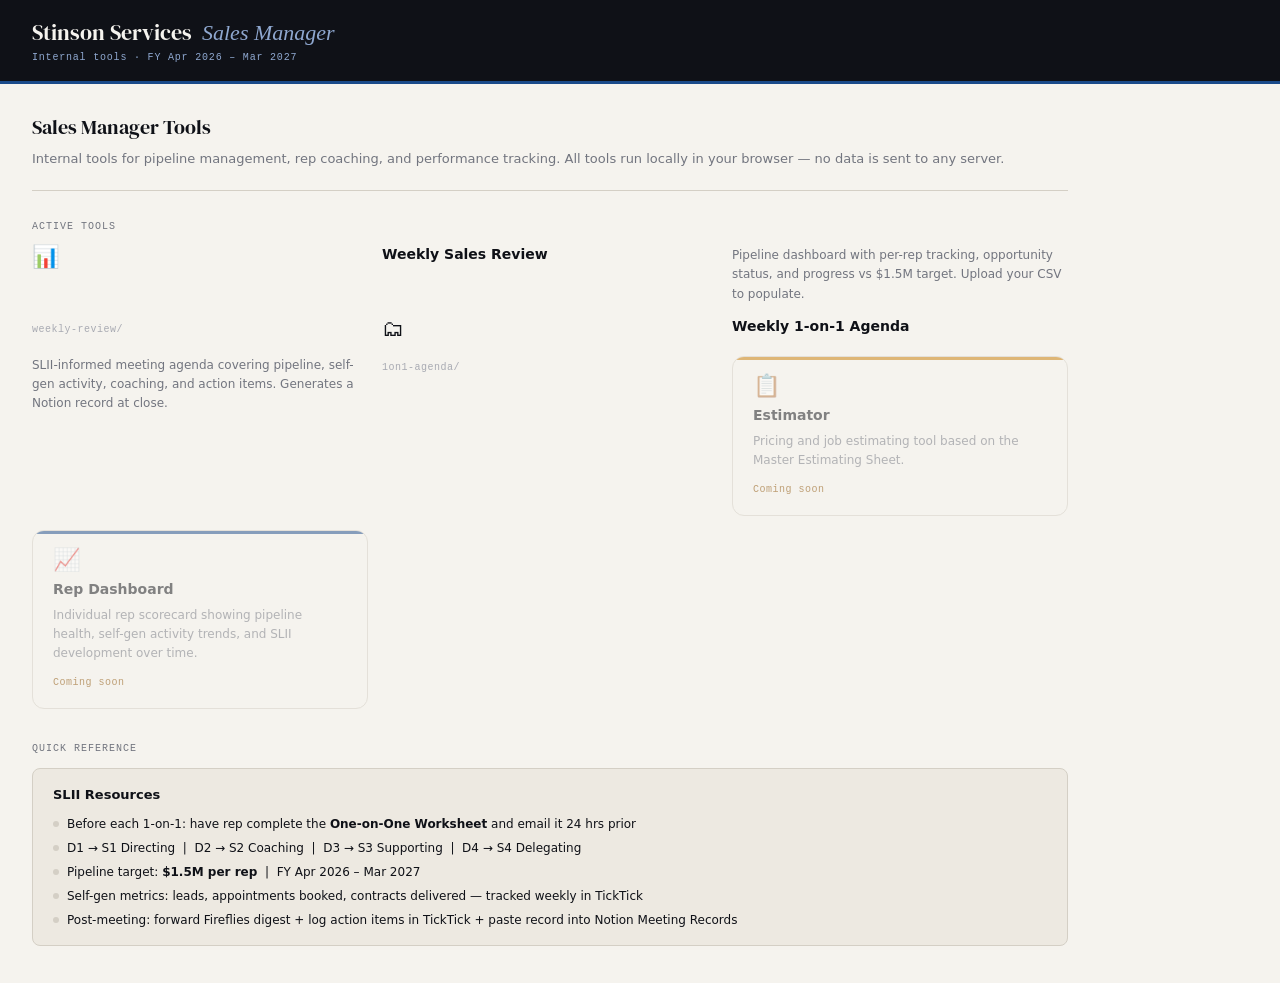
<file: index.html>
<!DOCTYPE html>
<html lang="en">
<head>
<meta charset="UTF-8">
<meta name="viewport" content="width=device-width, initial-scale=1.0">
<title>Stinson Services — Internal Tools</title>
<meta http-equiv="refresh" content="0; url=./sales-manager/">
<style>
  body { font-family: system-ui, sans-serif; background: #f5f3ee; display: flex; align-items: center; justify-content: center; min-height: 100vh; }
  p { font-size: 14px; color: #72757f; }
  a { color: #1a4a8a; }
</style>
</head>
<body>
  <p>Redirecting to <a href="./sales-manager/">Sales Manager</a>…</p>
</body>
</html>
</file>
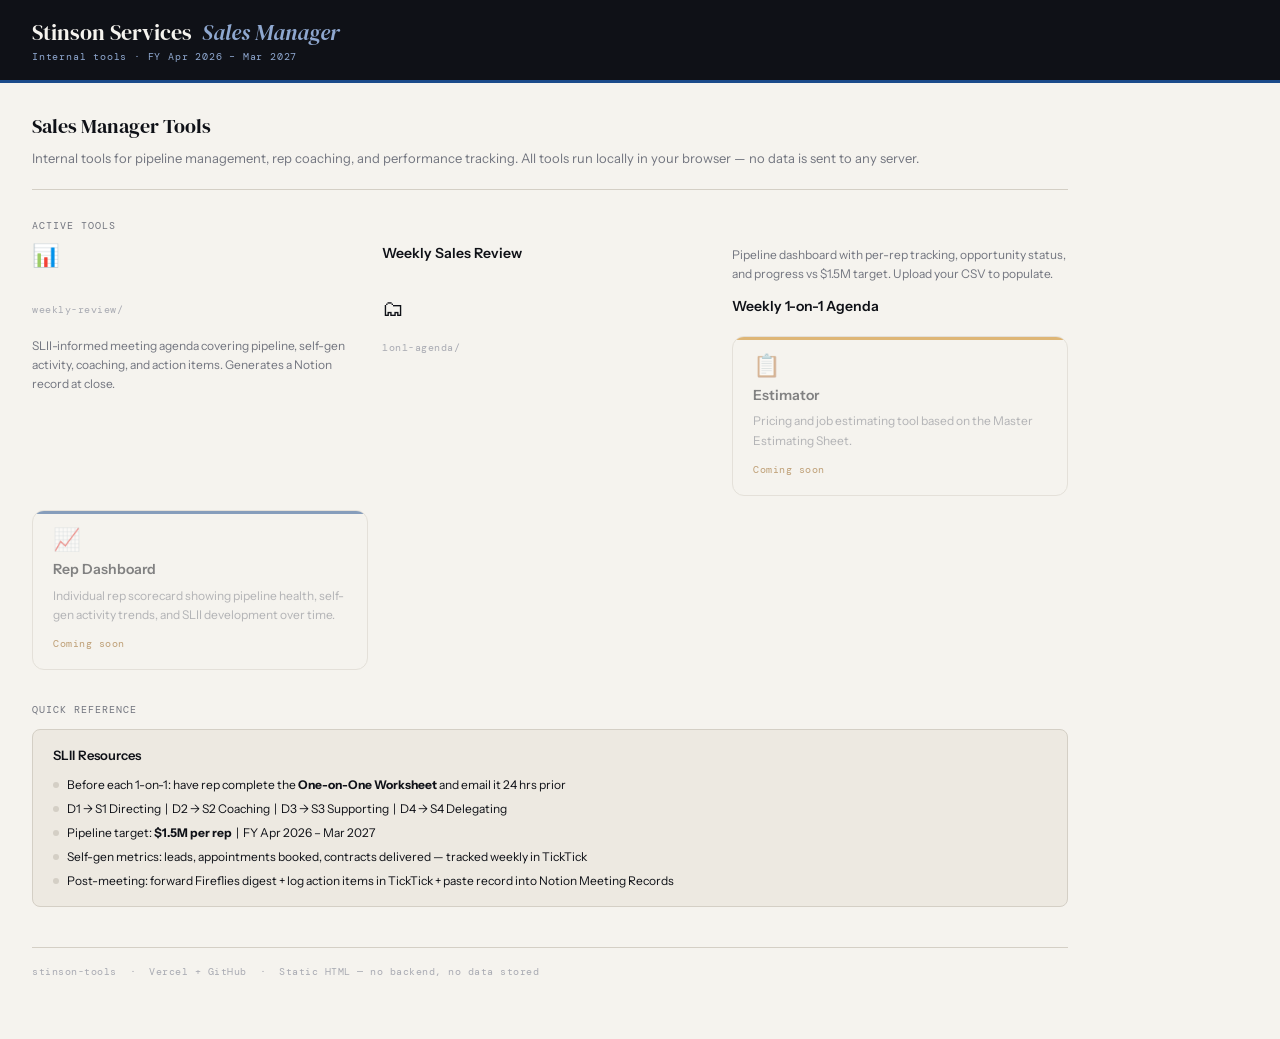
<file: sales-manager/index.html>
<!DOCTYPE html>
<html lang="en">
<head>
<meta charset="UTF-8">
<meta name="viewport" content="width=device-width, initial-scale=1.0">
<title>Sales Manager — Stinson Services</title>
<link rel="stylesheet" href="../assets/css/stinson.css">
<style>
  .main { padding: 28px 32px 60px; max-width: var(--max-width); }

  .welcome {
    margin-bottom: 28px;
    padding-bottom: 20px;
    border-bottom: 1px solid var(--rule);
  }
  .welcome h2 {
    font-family: var(--serif);
    font-size: 20px;
    font-weight: 400;
    margin-bottom: 6px;
  }
  .welcome p { font-size: 13px; color: var(--ink-3); line-height: 1.7; }

  .section-label {
    font-family: var(--mono);
    font-size: 10px;
    color: var(--ink-3);
    letter-spacing: .1em;
    text-transform: uppercase;
    margin-bottom: 12px;
  }

  .tools-grid {
    display: grid;
    grid-template-columns: repeat(auto-fill, minmax(260px, 1fr));
    gap: 14px;
    margin-bottom: 32px;
  }

  .tool-card {
    background: var(--paper);
    border: 1px solid var(--rule);
    border-radius: var(--radius-lg);
    padding: 18px 20px;
    text-decoration: none;
    color: var(--ink);
    display: flex;
    flex-direction: column;
    gap: 8px;
    transition: border-color .15s, background .15s;
    position: relative;
    overflow: hidden;
  }
  .tool-card::before {
    content: '';
    position: absolute;
    top: 0; left: 0; right: 0;
    height: 3px;
    background: var(--accent);
    transition: height .15s;
  }
  .tool-card.green::before { background: var(--green); }
  .tool-card.amber::before { background: #c97a00; }
  .tool-card:hover {
    border-color: var(--ink-3);
    background: var(--paper-2);
  }
  .tool-card:hover::before { height: 4px; }

  .tool-icon {
    font-size: 22px;
    line-height: 1;
    margin-bottom: 2px;
  }
  .tool-name {
    font-size: 14px;
    font-weight: 600;
    line-height: 1.2;
  }
  .tool-desc {
    font-size: 12px;
    color: var(--ink-3);
    line-height: 1.6;
  }
  .tool-tag {
    font-family: var(--mono);
    font-size: 10px;
    color: var(--ink-4);
    letter-spacing: .05em;
    margin-top: 4px;
  }

  .coming-soon {
    opacity: .5;
    cursor: default;
    pointer-events: none;
  }
  .coming-soon .tool-tag { color: var(--amber); opacity: 1; }

  .resources {
    background: var(--paper-2);
    border: 1px solid var(--rule);
    border-radius: var(--radius);
    padding: 16px 20px;
    margin-top: 8px;
  }
  .resources h3 { font-size: 13px; font-weight: 600; margin-bottom: 10px; }
  .resource-list { list-style: none; display: flex; flex-direction: column; gap: 6px; }
  .resource-list li { font-size: 12px; display: flex; align-items: center; gap: 8px; }
  .resource-list a { color: var(--accent); text-decoration: none; }
  .resource-list a:hover { text-decoration: underline; }
  .resource-dot {
    width: 6px; height: 6px; border-radius: 50%;
    background: var(--rule); flex-shrink: 0;
  }

  .footer {
    margin-top: 40px;
    padding-top: 16px;
    border-top: 1px solid var(--rule);
    font-family: var(--mono);
    font-size: 10px;
    color: var(--ink-4);
    letter-spacing: .05em;
  }
</style>
</head>
<body>

<div class="masthead">
  <div>
    <h1>Stinson Services &nbsp;<em>Sales Manager</em></h1>
    <div class="masthead-sub">Internal tools · FY Apr 2026 – Mar 2027</div>
  </div>
</div>

<div class="main">

  <div class="welcome">
    <h2>Sales Manager Tools</h2>
    <p>Internal tools for pipeline management, rep coaching, and performance tracking. All tools run locally in your browser — no data is sent to any server.</p>
  </div>

  <div class="section-label">Active tools</div>
  <div class="tools-grid">


      <div class="tool-icon">📊</div>
      <div class="tool-name">Weekly Sales Review</div>
      <div class="tool-desc">Pipeline dashboard with per-rep tracking, opportunity status, and progress vs $1.5M target. Upload your CSV to populate.</div>
      <div class="tool-tag">weekly-review/</div>
    </a>


      <div class="tool-icon">🗂</div>
      <div class="tool-name">Weekly 1-on-1 Agenda</div>
      <div class="tool-desc">SLII-informed meeting agenda covering pipeline, self-gen activity, coaching, and action items. Generates a Notion record at close.</div>
      <div class="tool-tag">1on1-agenda/</div>
    </a>

    <div class="tool-card amber coming-soon">
      <div class="tool-icon">📋</div>
      <div class="tool-name">Estimator</div>
      <div class="tool-desc">Pricing and job estimating tool based on the Master Estimating Sheet.</div>
      <div class="tool-tag">Coming soon</div>
    </div>

    <div class="tool-card coming-soon">
      <div class="tool-icon">📈</div>
      <div class="tool-name">Rep Dashboard</div>
      <div class="tool-desc">Individual rep scorecard showing pipeline health, self-gen activity trends, and SLII development over time.</div>
      <div class="tool-tag">Coming soon</div>
    </div>

  </div>

  <div class="section-label">Quick reference</div>
  <div class="resources">
    <h3>SLII Resources</h3>
    <ul class="resource-list">
      <li><span class="resource-dot"></span><span>Before each 1-on-1: have rep complete the <strong>One-on-One Worksheet</strong> and email it 24 hrs prior</span></li>
      <li><span class="resource-dot"></span><span>D1 → S1 Directing &nbsp;|&nbsp; D2 → S2 Coaching &nbsp;|&nbsp; D3 → S3 Supporting &nbsp;|&nbsp; D4 → S4 Delegating</span></li>
      <li><span class="resource-dot"></span><span>Pipeline target: <strong>$1.5M per rep</strong> &nbsp;|&nbsp; FY Apr 2026 – Mar 2027</span></li>
      <li><span class="resource-dot"></span><span>Self-gen metrics: leads, appointments booked, contracts delivered — tracked weekly in TickTick</span></li>
      <li><span class="resource-dot"></span><span>Post-meeting: forward Fireflies digest + log action items in TickTick + paste record into Notion Meeting Records</span></li>
    </ul>
  </div>

  <div class="footer">
    stinson-tools &nbsp;·&nbsp; Vercel + GitHub &nbsp;·&nbsp; Static HTML — no backend, no data stored
  </div>

</div>

</body>
</html>
</file>
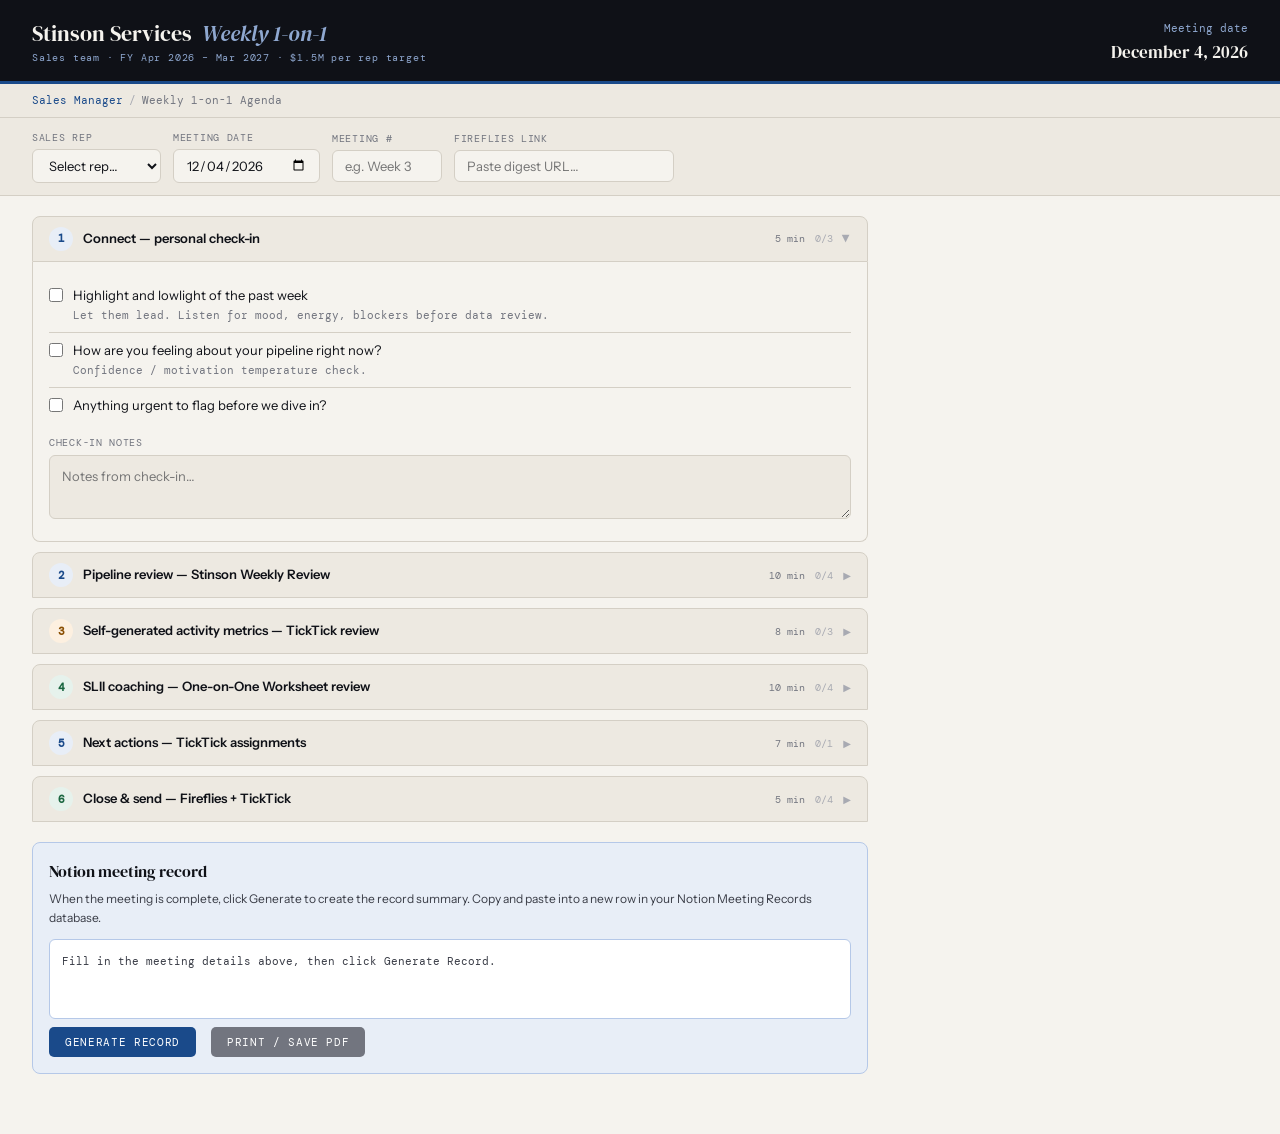
<file: sales-manager/1on1-agenda/index.html>
<!DOCTYPE html>
<html lang="en">
<head>
<meta charset="UTF-8">
<meta name="viewport" content="width=device-width, initial-scale=1.0">
<title>Stinson Services — Weekly 1-on-1</title>
<link href="https://fonts.googleapis.com/css2?family=DM+Serif+Display:ital@0;1&family=DM+Mono:wght@400;500&family=Instrument+Sans:wght@400;500;600&display=swap" rel="stylesheet">
<style>
  :root {
    --ink: #0f1117;
    --ink-2: #3a3d47;
    --ink-3: #72757f;
    --ink-4: #a8aab2;
    --paper: #f5f3ee;
    --paper-2: #ede9e1;
    --paper-3: #e2ddd4;
    --rule: #d4cfc5;
    --accent: #1a4a8a;
    --accent-lt: #e8eef7;
    --green: #1a6640;
    --green-lt: #e6f2ec;
    --amber: #8a4e00;
    --amber-lt: #fdf0e0;
    --red: #8a1a1a;
    --red-lt: #fce8e8;
    --serif: 'DM Serif Display', Georgia, serif;
    --sans: 'Instrument Sans', system-ui, sans-serif;
    --mono: 'DM Mono', monospace;
  }

  * { box-sizing: border-box; margin: 0; padding: 0; }

  body {
    background: var(--paper);
    color: var(--ink);
    font-family: var(--sans);
    font-size: 14px;
    line-height: 1.5;
    min-height: 100vh;
  }

  /* ── HEADER ── */
  .masthead {
    background: var(--ink);
    color: var(--paper);
    padding: 20px 32px 16px;
    display: flex;
    align-items: flex-end;
    justify-content: space-between;
    border-bottom: 3px solid var(--accent);
  }
  .masthead h1 {
    font-family: var(--serif);
    font-size: 22px;
    font-weight: 400;
    line-height: 1.1;
  }
  .masthead h1 em { font-style: italic; color: #8fa8d0; }
  .masthead-sub {
    font-family: var(--mono);
    font-size: 10px;
    color: #8fa8d0;
    margin-top: 5px;
    letter-spacing: .08em;
  }
  .masthead-right { text-align: right; font-family: var(--mono); font-size: 11px; color: #8fa8d0; }
  .masthead-right .date-display { font-family: var(--serif); font-size: 17px; color: var(--paper); margin-top: 3px; }

  /* ── META BAR ── */
  .meta-bar {
    background: var(--paper-2);
    border-bottom: 1px solid var(--rule);
    padding: 12px 32px;
    display: flex;
    gap: 12px;
    align-items: center;
    flex-wrap: wrap;
  }
  .meta-bar select, .meta-bar input[type=date], .meta-bar input[type=text] {
    font-family: var(--sans);
    font-size: 13px;
    padding: 7px 12px;
    border: 1px solid var(--rule);
    border-radius: 6px;
    background: var(--paper);
    color: var(--ink);
    outline: none;
  }
  .meta-bar select:focus, .meta-bar input:focus { border-color: var(--accent); }
  .meta-bar label { font-family: var(--mono); font-size: 10px; color: var(--ink-3); letter-spacing: .07em; text-transform: uppercase; }
  .meta-group { display: flex; flex-direction: column; gap: 4px; }

  /* ── MAIN ── */
  .main { padding: 20px 32px 60px; max-width: 900px; }

  /* ── SECTION ── */
  .section { margin-bottom: 10px; }
  .sec-hdr {
    display: flex;
    align-items: center;
    gap: 10px;
    padding: 10px 16px;
    background: var(--paper-2);
    border: 1px solid var(--rule);
    border-radius: 8px 8px 0 0;
    cursor: pointer;
    user-select: none;
    transition: background .15s;
  }
  .sec-hdr:hover { background: var(--paper-3); }
  .sec-hdr.collapsed { border-radius: 8px; }
  .sec-num {
    width: 24px; height: 24px; border-radius: 50%;
    display: flex; align-items: center; justify-content: center;
    font-size: 11px; font-weight: 600; flex-shrink: 0;
    font-family: var(--mono);
  }
  .sec-title { font-size: 13px; font-weight: 600; flex: 1; }
  .sec-time { font-family: var(--mono); font-size: 10px; color: var(--ink-3); }
  .sec-progress { font-family: var(--mono); font-size: 10px; color: var(--ink-4); }
  .sec-chevron { font-size: 10px; color: var(--ink-4); transition: transform .2s; }
  .sec-chevron.open { transform: rotate(90deg); }

  .sec-body {
    border: 1px solid var(--rule);
    border-top: none;
    border-radius: 0 0 8px 8px;
    background: var(--paper);
    padding: 16px;
    display: none;
  }
  .sec-body.open { display: block; }

  /* ── CHECKLIST ── */
  .checklist { list-style: none; }
  .checklist li {
    display: flex;
    align-items: flex-start;
    gap: 10px;
    padding: 8px 0;
    border-bottom: 1px solid var(--rule);
    font-size: 13px;
  }
  .checklist li:last-child { border-bottom: none; }
  .checklist li input[type=checkbox] { margin-top: 2px; flex-shrink: 0; cursor: pointer; accent-color: var(--accent); width: 14px; height: 14px; }
  .checklist li label { cursor: pointer; line-height: 1.5; }
  .checklist li label .sub { display: block; font-size: 11px; color: var(--ink-3); font-family: var(--mono); margin-top: 2px; }
  .check-done label { text-decoration: line-through; color: var(--ink-4); }

  /* ── NOTES ── */
  .note-label { font-family: var(--mono); font-size: 10px; color: var(--ink-3); letter-spacing: .07em; text-transform: uppercase; margin: 12px 0 5px; }
  .note-area {
    width: 100%; padding: 10px 12px; font-size: 13px;
    border: 1px solid var(--rule); border-radius: 6px;
    background: var(--paper-2); color: var(--ink);
    font-family: var(--sans); resize: vertical; min-height: 64px; line-height: 1.6;
  }
  .note-area:focus { border-color: var(--accent); outline: none; }

  /* ── METRICS GRID ── */
  .metrics-grid { display: grid; grid-template-columns: repeat(3, 1fr); gap: 10px; margin: 12px 0; }
  .metric-box {
    border: 1px solid var(--rule); border-radius: 8px;
    padding: 12px; background: var(--paper);
    position: relative; overflow: hidden;
  }
  .metric-box::before {
    content: ''; position: absolute; top: 0; left: 0; right: 0;
    height: 3px; background: var(--accent);
  }
  .metric-box.green::before { background: var(--green); }
  .metric-box.amber::before { background: #c97a00; }
  .metric-box label { font-family: var(--mono); font-size: 10px; color: var(--ink-3); letter-spacing: .05em; display: block; margin-bottom: 6px; text-transform: uppercase; }
  .metric-box input {
    width: 100%; padding: 6px 8px; font-size: 15px; font-weight: 600;
    border: 1px solid var(--rule); border-radius: 5px;
    background: var(--paper-2); color: var(--ink); text-align: center;
    font-family: var(--mono);
  }
  .metric-box input:focus { border-color: var(--accent); outline: none; }
  .metric-hint { font-family: var(--mono); font-size: 10px; color: var(--ink-4); margin-top: 5px; }

  /* ── PROGRESS BAR ── */
  .prog-wrap { margin: 6px 0 2px; }
  .prog-labels { display: flex; justify-content: space-between; font-family: var(--mono); font-size: 10px; color: var(--ink-3); margin-bottom: 3px; }
  .prog-track { height: 4px; background: var(--paper-3); border-radius: 2px; overflow: hidden; }
  .prog-fill { height: 100%; border-radius: 2px; transition: width .4s ease, background .3s; }

  /* ── SLII CARDS ── */
  .slii-grid { display: grid; grid-template-columns: repeat(4, 1fr); gap: 8px; margin: 10px 0; }
  .slii-card {
    border: 1px solid var(--rule); border-radius: 8px;
    padding: 10px 8px; cursor: pointer; text-align: center;
    transition: all .15s; background: var(--paper);
  }
  .slii-card:hover { border-color: var(--ink-3); }
  .slii-card.sel { border-width: 2px; }
  .slii-card .dl { font-family: var(--serif); font-size: 18px; }
  .slii-card .ds { font-size: 10px; color: var(--ink-3); margin: 2px 0 6px; line-height: 1.3; }
  .slii-card .ls {
    font-size: 10px; font-family: var(--mono);
    padding: 3px 6px; border-radius: 3px; display: inline-block; font-weight: 500;
  }

  .d1-card { } .d1-card.sel { border-color: #c97a00; background: var(--amber-lt); }
  .d2-card { } .d2-card.sel { border-color: var(--red); background: var(--red-lt); }
  .d3-card { } .d3-card.sel { border-color: var(--accent); background: var(--accent-lt); }
  .d4-card { } .d4-card.sel { border-color: var(--green); background: var(--green-lt); }

  .guidance-box {
    border-radius: 6px; padding: 12px 14px;
    font-size: 12px; line-height: 1.7; margin-top: 4px;
    display: none; border-left: 3px solid;
  }

  /* ── ACTION ITEMS ── */
  .action-row { display: flex; gap: 8px; margin-bottom: 6px; align-items: center; }
  .action-row input[type=text] {
    flex: 1; padding: 7px 10px; font-size: 13px;
    border: 1px solid var(--rule); border-radius: 6px;
    background: var(--paper); color: var(--ink); font-family: var(--sans);
  }
  .action-row input[type=text]:focus { border-color: var(--accent); outline: none; }
  .action-row select {
    padding: 7px 8px; font-size: 12px; font-family: var(--mono);
    border: 1px solid var(--rule); border-radius: 6px;
    background: var(--paper); color: var(--ink);
  }
  .action-row .del-btn {
    width: 28px; height: 28px; border: 1px solid var(--rule); border-radius: 5px;
    background: var(--paper-2); color: var(--ink-3); cursor: pointer; font-size: 13px;
    display: flex; align-items: center; justify-content: center;
    flex-shrink: 0;
  }
  .action-row .del-btn:hover { background: var(--red-lt); color: var(--red); border-color: var(--red); }

  .add-action-btn {
    width: 100%; padding: 9px; font-size: 12px; font-family: var(--mono);
    border: 1px dashed var(--rule); border-radius: 6px;
    background: transparent; cursor: pointer; color: var(--ink-3);
    margin-top: 4px; letter-spacing: .04em;
  }
  .add-action-btn:hover { background: var(--paper-2); color: var(--ink-2); border-color: var(--ink-3); }

  /* ── DIVIDER ── */
  .divider { height: 1px; background: var(--rule); margin: 14px 0; }
  .mini-label { font-family: var(--mono); font-size: 10px; color: var(--ink-3); letter-spacing: .07em; text-transform: uppercase; margin-bottom: 8px; }

  /* ── POST GRID ── */
  .post-grid { display: grid; grid-template-columns: 1fr 1fr; gap: 12px; margin-top: 12px; }
  .post-card {
    border: 1px solid var(--rule); border-radius: 8px;
    padding: 14px; background: var(--paper);
  }
  .post-card h4 { font-size: 13px; font-weight: 600; margin-bottom: 6px; }
  .post-card p { font-size: 12px; color: var(--ink-3); line-height: 1.6; margin-bottom: 10px; }

  /* ── NOTION EXPORT PANEL ── */
  .notion-panel {
    background: var(--accent-lt);
    border: 1px solid #b5c8e8;
    border-radius: 8px;
    padding: 16px;
    margin-top: 20px;
  }
  .notion-panel h3 { font-family: var(--serif); font-size: 16px; font-weight: 400; margin-bottom: 6px; }
  .notion-panel p { font-size: 12px; color: var(--ink-2); margin-bottom: 12px; line-height: 1.6; }
  .notion-output {
    background: white; border: 1px solid #b5c8e8; border-radius: 6px;
    padding: 12px; font-family: var(--mono); font-size: 11px; line-height: 1.8;
    white-space: pre-wrap; color: var(--ink-2); min-height: 80px;
  }
  .copy-btn {
    margin-top: 8px; padding: 8px 16px; font-family: var(--mono);
    font-size: 11px; letter-spacing: .06em; text-transform: uppercase;
    background: var(--accent); color: white; border: none;
    border-radius: 5px; cursor: pointer;
  }
  .copy-btn:hover { opacity: .85; }
  .copy-btn.copied { background: var(--green); }

  /* ── BREADCRUMB NAV ── */
  .tool-nav {
    background: var(--paper-2);
    border-bottom: 1px solid var(--rule);
    padding: 8px 32px;
    font-family: var(--mono);
    font-size: 11px;
    color: var(--ink-3);
    display: flex;
    align-items: center;
    gap: 6px;
  }
  .tool-nav a { color: var(--accent); text-decoration: none; }
  .tool-nav a:hover { text-decoration: underline; }
  .tool-nav .sep { color: var(--ink-4); }

  /* ── PRINT ── */
  @media print {
    .sec-body { display: block !important; }
    .sec-hdr { cursor: default; }
    .notion-panel { display: none; }
    .tool-nav { display: none; }
    body { background: white; }
  }
</style>
</head>
<body>

<div class="masthead">
  <div>
    <h1>Stinson Services &nbsp;<em>Weekly 1-on-1</em></h1>
    <div class="masthead-sub">Sales team · FY Apr 2026 – Mar 2027 · $1.5M per rep target</div>
  </div>
  <div class="masthead-right">
    <div>Meeting date</div>
    <div class="date-display" id="date-display">—</div>
  </div>
</div>

<div class="tool-nav">
  <a href="../">Sales Manager</a>
  <span class="sep"> / </span>
  <span>Weekly 1-on-1 Agenda</span>
</div>

<div class="meta-bar">
  <div class="meta-group">
    <label>Sales rep</label>
    <select id="sel-rep" onchange="onRepChange()">
      <option value="">Select rep…</option>
      <option value="HS">Heidi Stinson</option>
      <option value="JV">Jeff Vacanti</option>
      <option value="JA">Jim Anderson</option>
      <option value="RS">Ryan Stinson</option>
    </select>
  </div>
  <div class="meta-group">
    <label>Meeting date</label>
    <input type="date" id="mtg-date" onchange="updateDateDisplay()">
  </div>
  <div class="meta-group">
    <label>Meeting #</label>
    <input type="text" id="mtg-num" placeholder="e.g. Week 3" style="width:110px">
  </div>
  <div class="meta-group">
    <label>Fireflies link</label>
    <input type="text" id="fireflies-link" placeholder="Paste digest URL…" style="width:220px">
  </div>
</div>

<div class="main">

  <!-- ── SECTION 1: CONNECT ── -->
  <div class="section">
    <div class="sec-hdr" onclick="toggleSection(this)" data-sec="1">
      <div class="sec-num" style="background:var(--accent-lt);color:var(--accent)">1</div>
      <div class="sec-title">Connect — personal check-in</div>
      <div class="sec-time">5 min</div>
      <div class="sec-progress" id="prog-1">0/3</div>
      <div class="sec-chevron open">▶</div>
    </div>
    <div class="sec-body open" id="body-1">
      <ul class="checklist" id="cl-1">
        <li><input type="checkbox" id="c1a" onchange="updateProgress('1')"><label for="c1a">Highlight and lowlight of the past week<span class="sub">Let them lead. Listen for mood, energy, blockers before data review.</span></label></li>
        <li><input type="checkbox" id="c1b" onchange="updateProgress('1')"><label for="c1b">How are you feeling about your pipeline right now?<span class="sub">Confidence / motivation temperature check.</span></label></li>
        <li><input type="checkbox" id="c1c" onchange="updateProgress('1')"><label for="c1c">Anything urgent to flag before we dive in?</label></li>
      </ul>
      <div class="note-label">Check-in notes</div>
      <textarea class="note-area" id="notes-1" placeholder="Notes from check-in…"></textarea>
    </div>
  </div>

  <!-- ── SECTION 2: PIPELINE ── -->
  <div class="section">
    <div class="sec-hdr" onclick="toggleSection(this)" data-sec="2">
      <div class="sec-num" style="background:var(--accent-lt);color:var(--accent)">2</div>
      <div class="sec-title">Pipeline review — Stinson Weekly Review</div>
      <div class="sec-time">10 min</div>
      <div class="sec-progress" id="prog-2">0/4</div>
      <div class="sec-chevron">▶</div>
    </div>
    <div class="sec-body" id="body-2">
      <p style="font-size:12px;color:var(--ink-3);margin-bottom:12px">Open the Stinson Weekly Review alongside this agenda, filtered to this rep.</p>
      <ul class="checklist" id="cl-2">
        <li><input type="checkbox" id="c2a" onchange="updateProgress('2')"><label for="c2a">Open pipeline $ vs $1.5M annual target — check weighted pipeline % and week-over-week trend</label></li>
        <li><input type="checkbox" id="c2b" onchange="updateProgress('2')"><label for="c2b">Walk each active opportunity by status<span class="sub">Contract Sent → Bid Creation → Appt Booked. Anything stalled longer than 2 weeks?</span></label></li>
        <li><input type="checkbox" id="c2c" onchange="updateProgress('2')"><label for="c2c">Confirm estimated close dates are realistic — flag anything outside FY or missing confidence level</label></li>
        <li><input type="checkbox" id="c2d" onchange="updateProgress('2')"><label for="c2d">New opportunities to add this week?</label></li>
      </ul>

      <div class="divider"></div>
      <div class="mini-label">Pipeline snapshot — record for Notion</div>
      <div class="metrics-grid">
        <div class="metric-box">
          <label>Open pipeline $</label>
          <input type="text" id="m-pipeline" placeholder="$0" oninput="updatePipelineBar()">
          <div class="prog-wrap">
            <div class="prog-labels"><span>vs $1.5M</span><span id="pct-lbl">0%</span></div>
            <div class="prog-track"><div class="prog-fill" id="prog-bar" style="width:0%;background:var(--accent)"></div></div>
          </div>
        </div>
        <div class="metric-box">
          <label>Weighted pipeline $</label>
          <input type="text" id="m-weighted" placeholder="$0">
          <div class="metric-hint">Confidence-adjusted</div>
        </div>
        <div class="metric-box green">
          <label>Approved this export $</label>
          <input type="text" id="m-approved" placeholder="$0">
          <div class="metric-hint">Closed won in FY</div>
        </div>
      </div>
      <div class="note-label">Pipeline notes</div>
      <textarea class="note-area" id="notes-2" placeholder="Deals at risk, opportunities to discuss, needs follow-up…"></textarea>
    </div>
  </div>

  <!-- ── SECTION 3: SELF-GEN METRICS ── -->
  <div class="section">
    <div class="sec-hdr" onclick="toggleSection(this)" data-sec="3">
      <div class="sec-num" style="background:var(--amber-lt);color:var(--amber)">3</div>
      <div class="sec-title">Self-generated activity metrics — TickTick review</div>
      <div class="sec-time">8 min</div>
      <div class="sec-progress" id="prog-3">0/3</div>
      <div class="sec-chevron">▶</div>
    </div>
    <div class="sec-body" id="body-3">
      <p style="font-size:12px;color:var(--ink-3);margin-bottom:12px">Core self-initiated sales activity — not inbound. Review TickTick self-gen section together.</p>
      <div class="metrics-grid">
        <div class="metric-box amber">
          <label>Self-generated leads</label>
          <input type="number" id="m-leads" placeholder="0" min="0">
          <div class="metric-hint">This week, self-initiated</div>
        </div>
        <div class="metric-box amber">
          <label>Self-gen appointments</label>
          <input type="number" id="m-appts" placeholder="0" min="0">
          <div class="metric-hint">Booked from own outreach</div>
        </div>
        <div class="metric-box green">
          <label>Contracts delivered</label>
          <input type="number" id="m-contracts" placeholder="0" min="0">
          <div class="metric-hint">Sent to customer this week</div>
        </div>
      </div>
      <ul class="checklist" id="cl-3" style="margin-top:10px">
        <li><input type="checkbox" id="c3a" onchange="updateProgress('3')"><label for="c3a">What's driving or blocking self-gen lead activity this week?</label></li>
        <li><input type="checkbox" id="c3b" onchange="updateProgress('3')"><label for="c3b">Leads → appointments → contracts conversion ratio on track?<span class="sub">Identify where the funnel is leaking.</span></label></li>
        <li><input type="checkbox" id="c3c" onchange="updateProgress('3')"><label for="c3c">Referral sources or new verticals to pursue this week?</label></li>
      </ul>
      <div class="note-label">Activity notes</div>
      <textarea class="note-area" id="notes-3" placeholder="Patterns, blockers, strategies for generating more self-initiated opportunities…"></textarea>
    </div>
  </div>

  <!-- ── SECTION 4: SLII COACHING ── -->
  <div class="section">
    <div class="sec-hdr" onclick="toggleSection(this)" data-sec="4">
      <div class="sec-num" style="background:var(--green-lt);color:var(--green)">4</div>
      <div class="sec-title">SLII coaching — One-on-One Worksheet review</div>
      <div class="sec-time">10 min</div>
      <div class="sec-progress" id="prog-4">0/4</div>
      <div class="sec-chevron">▶</div>
    </div>
    <div class="sec-body" id="body-4">
      <p style="font-size:12px;color:var(--ink-3);margin-bottom:12px">Review the rep's submitted One-on-One Worksheet. Diagnose development level per topic, match your leadership style.</p>

      <div class="mini-label">Diagnose development level for this meeting</div>
      <div class="slii-grid">
        <div class="slii-card d1-card" id="slii-d1" onclick="selectSlii('d1')">
          <div class="dl">D1</div>
          <div class="ds">Enthusiastic beginner</div>
          <div class="ls" style="background:var(--amber-lt);color:var(--amber)">S1 Directing</div>
        </div>
        <div class="slii-card d2-card" id="slii-d2" onclick="selectSlii('d2')">
          <div class="dl">D2</div>
          <div class="ds">Disillusioned learner</div>
          <div class="ls" style="background:var(--red-lt);color:var(--red)">S2 Coaching</div>
        </div>
        <div class="slii-card d3-card" id="slii-d3" onclick="selectSlii('d3')">
          <div class="dl">D3</div>
          <div class="ds">Capable but cautious</div>
          <div class="ls" style="background:var(--accent-lt);color:var(--accent)">S3 Supporting</div>
        </div>
        <div class="slii-card d4-card" id="slii-d4" onclick="selectSlii('d4')">
          <div class="dl">D4</div>
          <div class="ds">Self-reliant achiever</div>
          <div class="ls" style="background:var(--green-lt);color:var(--green)">S4 Delegating</div>
        </div>
      </div>

      <div class="guidance-box" id="slii-guidance"></div>

      <div class="divider"></div>
      <div class="mini-label">Worksheet topics</div>
      <ul class="checklist" id="cl-4">
        <li><input type="checkbox" id="c4a" onchange="updateProgress('4')"><label for="c4a">Topic 1 from One-on-One Worksheet — diagnose D level, apply matched S response</label></li>
        <li><input type="checkbox" id="c4b" onchange="updateProgress('4')"><label for="c4b">Topic 2 from One-on-One Worksheet</label></li>
        <li><input type="checkbox" id="c4c" onchange="updateProgress('4')"><label for="c4c">Topic 3 from One-on-One Worksheet</label></li>
        <li><input type="checkbox" id="c4d" onchange="updateProgress('4')"><label for="c4d">Any goals that need to be reset or reconfirmed as SMART goals?</label></li>
      </ul>
      <div class="note-label">Coaching notes</div>
      <textarea class="note-area" id="notes-4" placeholder="Development level decisions, key themes, support style applied and why…"></textarea>
    </div>
  </div>

  <!-- ── SECTION 5: NEXT ACTIONS ── -->
  <div class="section">
    <div class="sec-hdr" onclick="toggleSection(this)" data-sec="5">
      <div class="sec-num" style="background:var(--accent-lt);color:var(--accent)">5</div>
      <div class="sec-title">Next actions — TickTick assignments</div>
      <div class="sec-time">7 min</div>
      <div class="sec-progress" id="prog-5">0/1</div>
      <div class="sec-chevron">▶</div>
    </div>
    <div class="sec-body" id="body-5">
      <ul class="checklist" id="cl-5">
        <li><input type="checkbox" id="c5a" onchange="updateProgress('5')"><label for="c5a">Review last week's action items first — completed or carry-forward?<span class="sub">Hold the rep accountable before adding new tasks.</span></label></li>
      </ul>
      <div class="divider"></div>
      <div class="mini-label">Action items for this week</div>
      <div id="actions-list"></div>
      <button class="add-action-btn" onclick="addAction()">+ add action item</button>
      <div class="note-label">Additional TickTick notes</div>
      <textarea class="note-area" id="notes-5" placeholder="Context for tasks, carry-forwards, priority notes…"></textarea>
    </div>
  </div>

  <!-- ── SECTION 6: CLOSE ── -->
  <div class="section">
    <div class="sec-hdr" onclick="toggleSection(this)" data-sec="6">
      <div class="sec-num" style="background:var(--green-lt);color:var(--green)">6</div>
      <div class="sec-title">Close &amp; send — Fireflies + TickTick</div>
      <div class="sec-time">5 min</div>
      <div class="sec-progress" id="prog-6">0/4</div>
      <div class="sec-chevron">▶</div>
    </div>
    <div class="sec-body" id="body-6">
      <div class="post-grid">
        <div class="post-card">
          <h4>Fireflies.ai</h4>
          <p>Share meeting digest with rep same day. Confirm the bot was recording before ending the call.</p>
          <ul class="checklist" id="cl-6a">
            <li><input type="checkbox" id="c6a" onchange="updateProgress('6')"><label for="c6a">Confirm recording captured in Fireflies</label></li>
            <li><input type="checkbox" id="c6b" onchange="updateProgress('6')"><label for="c6b">Forward digest link to rep</label></li>
          </ul>
        </div>
        <div class="post-card">
          <h4>TickTick + Notion</h4>
          <p>Log all action items in TickTick, set due dates to next meeting. Then paste the Notion recap below into the Meeting Records database.</p>
          <ul class="checklist" id="cl-6b">
            <li><input type="checkbox" id="c6c" onchange="updateProgress('6')"><label for="c6c">Action items logged in TickTick with due dates</label></li>
            <li><input type="checkbox" id="c6d" onchange="updateProgress('6')"><label for="c6d">Next 1-on-1 confirmed on calendar</label></li>
          </ul>
        </div>
      </div>
    </div>
  </div>

  <!-- ── NOTION EXPORT ── -->
  <div class="notion-panel">
    <h3>Notion meeting record</h3>
    <p>When the meeting is complete, click Generate to create the record summary. Copy and paste into a new row in your Notion Meeting Records database.</p>
    <div class="notion-output" id="notion-output">Fill in the meeting details above, then click Generate Record.</div>
    <button class="copy-btn" id="generate-btn" onclick="generateNotion()">Generate record</button>
    &nbsp;
    <button class="copy-btn" id="copy-btn" onclick="copyNotion()" style="background:var(--ink-2);display:none">Copy to clipboard</button>
    &nbsp;
    <button class="copy-btn" onclick="window.print()" style="background:var(--ink-3)">Print / save PDF</button>
  </div>

</div>

<script>
// ── INIT ──────────────────────────────────────────────────
const REP_NAMES = {
  HS: 'Heidi Stinson', JV: 'Jeff Vacanti',
  JA: 'Jim Anderson',  RS: 'Ryan Stinson'
};

let actionCount = 0;

document.addEventListener('DOMContentLoaded', function() {
  const today = new Date();
  document.getElementById('mtg-date').value = today.toISOString().split('T')[0];
  updateDateDisplay();
  addAction();
  addAction();
});

function updateDateDisplay() {
  const v = document.getElementById('mtg-date').value;
  if (!v) return;
  const d = new Date(v + 'T12:00:00');
  document.getElementById('date-display').textContent =
    d.toLocaleDateString('en-US', { month: 'long', day: 'numeric', year: 'numeric' });
}

function onRepChange() {
  generateNotion();
}

// ── SECTION TOGGLE ────────────────────────────────────────
function toggleSection(hdr) {
  const id = hdr.dataset.sec;
  const body = document.getElementById('body-' + id);
  const chev = hdr.querySelector('.sec-chevron');
  const open = body.classList.toggle('open');
  chev.classList.toggle('open', open);
  hdr.classList.toggle('collapsed', !open);
}

// ── CHECKLIST PROGRESS ────────────────────────────────────
function updateProgress(sec) {
  const body = document.getElementById('body-' + sec);
  const boxes = body.querySelectorAll('input[type=checkbox]');
  const checked = Array.from(boxes).filter(b => b.checked).length;
  const prog = document.getElementById('prog-' + sec);
  if (prog) prog.textContent = checked + '/' + boxes.length;
  boxes.forEach(b => {
    const li = b.closest('li');
    if (li) li.classList.toggle('check-done', b.checked);
  });
}

// ── PIPELINE BAR ──────────────────────────────────────────
function updatePipelineBar() {
  const raw = document.getElementById('m-pipeline').value.replace(/[$,]/g, '');
  const val = parseFloat(raw) || 0;
  const pct = Math.min(Math.round((val / 1500000) * 100), 150);
  document.getElementById('pct-lbl').textContent = pct + '%';
  const fill = document.getElementById('prog-bar');
  fill.style.width = Math.min(pct, 100) + '%';
  fill.style.background = pct >= 100 ? 'var(--green)' : pct >= 50 ? 'var(--accent)' : '#c97a00';
}

// ── SLII ──────────────────────────────────────────────────
const SLII_GUIDANCE = {
  d1: {
    color: '#8a4e00', bg: '#fdf0e0', border: '#c97a00',
    text: 'D1 → S1 Directing: Set clear SMART goals. Show and tell how — demonstrate, don\'t just explain. Provide information, resources, and solutions. Establish timelines and define check-in points. Less "what do you think?" — they need direction right now, not exploration. Acknowledge transferable skills and enthusiasm.'
  },
  d2: {
    color: '#8a1a1a', bg: '#fce8e8', border: '#c0302e',
    text: 'D2 → S2 Coaching: Acknowledge their struggle — disillusionement is normal at this stage. Involve them in problem solving ("what have you tried?"). Redirect and reteach where needed. Provide encouragement alongside feedback. Explain the why behind how things are done. "I\'m confident you can do this."'
  },
  d3: {
    color: '#1a4a8a', bg: '#e8eef7', border: '#4a7abf',
    text: 'D3 → S3 Supporting: Ask questions and listen first. Facilitate self-reliant problem solving — "what alternatives do you have?" Express confidence in their competence. Provide help and ideas only when asked. Reflect on past successes. Acknowledge their contributions to the team.'
  },
  d4: {
    color: '#1a6640', bg: '#e6f2ec', border: '#2a8050',
    text: 'D4 → S4 Delegating: Draw out and create visibility for their success. Encourage innovation — "what are you doing to keep your work fresh?" Support autonomy — "where do you want more influence?" Provide stretch goals. Trust their judgment. Ask how you can support, not what they should do.'
  }
};

let selectedSlii = '';

function selectSlii(d) {
  ['d1','d2','d3','d4'].forEach(x => document.getElementById('slii-'+x).classList.remove('sel'));
  document.getElementById('slii-'+d).classList.add('sel');
  selectedSlii = d;
  const g = SLII_GUIDANCE[d];
  const el = document.getElementById('slii-guidance');
  el.style.display = 'block';
  el.style.background = g.bg;
  el.style.borderLeftColor = g.border;
  el.style.color = g.color;
  el.textContent = g.text;
}

// ── ACTION ITEMS ──────────────────────────────────────────
function addAction() {
  actionCount++;
  const id = 'act-' + actionCount;
  const row = document.createElement('div');
  row.className = 'action-row';
  row.id = id;
  row.innerHTML = `<input type="text" placeholder="Action item for rep…">
    <select>
      <option>This week</option>
      <option>Next meeting</option>
      <option>Ongoing</option>
      <option>Carry-forward</option>
    </select>
    <button class="del-btn" onclick="document.getElementById('${id}').remove()">✕</button>`;
  document.getElementById('actions-list').appendChild(row);
}

function getActions() {
  return Array.from(document.querySelectorAll('.action-row input[type=text]'))
    .map((inp, i) => {
      const sel = inp.closest('.action-row').querySelector('select');
      const txt = inp.value.trim();
      return txt ? `  ${i+1}. ${txt} [${sel.value}]` : null;
    }).filter(Boolean).join('\n');
}

// ── NOTION RECORD GENERATOR ───────────────────────────────
function generateNotion() {
  const rep = document.getElementById('sel-rep').value;
  const repName = rep ? REP_NAMES[rep] : '(no rep selected)';
  const date = document.getElementById('mtg-date').value || '(no date)';
  const mtgNum = document.getElementById('mtg-num').value || '—';
  const fireflies = document.getElementById('fireflies-link').value || '(no link)';

  const pipeline = document.getElementById('m-pipeline').value || '—';
  const weighted = document.getElementById('m-weighted').value || '—';
  const approved = document.getElementById('m-approved').value || '—';
  const leads = document.getElementById('m-leads').value || '0';
  const appts = document.getElementById('m-appts').value || '0';
  const contracts = document.getElementById('m-contracts').value || '0';

  const sliiLabel = selectedSlii
    ? { d1:'D1 — Enthusiastic beginner (S1 Directing)', d2:'D2 — Disillusioned learner (S2 Coaching)',
        d3:'D3 — Capable but cautious (S3 Supporting)', d4:'D4 — Self-reliant achiever (S4 Delegating)' }[selectedSlii]
    : '(not set)';

  const actions = getActions() || '  (none recorded)';

  const notes1 = document.getElementById('notes-1').value.trim();
  const notes2 = document.getElementById('notes-2').value.trim();
  const notes3 = document.getElementById('notes-3').value.trim();
  const notes4 = document.getElementById('notes-4').value.trim();
  const notes5 = document.getElementById('notes-5').value.trim();

  const record = `STINSON SERVICES — WEEKLY 1-ON-1 RECORD
━━━━━━━━━━━━━━━━━━━━━━━━━━━━━━━━━━━━━━━━
Rep:           ${repName}
Date:          ${date}
Meeting:       ${mtgNum}
SLII Level:    ${sliiLabel}
Fireflies:     ${fireflies}

PIPELINE SNAPSHOT
  Open pipeline:    ${pipeline}
  Weighted:         ${weighted}
  Approved (FY):    ${approved}

SELF-GEN ACTIVITY
  Leads:            ${leads}
  Appointments:     ${appts}
  Contracts sent:   ${contracts}

ACTION ITEMS
${actions}
${notes1 ? `\nCHECK-IN NOTES\n${notes1}` : ''}${notes2 ? `\nPIPELINE NOTES\n${notes2}` : ''}${notes3 ? `\nACTIVITY NOTES\n${notes3}` : ''}${notes4 ? `\nCOACHING NOTES\n${notes4}` : ''}${notes5 ? `\nTICKTICK NOTES\n${notes5}` : ''}
━━━━━━━━━━━━━━━━━━━━━━━━━━━━━━━━━━━━━━━━`;

  document.getElementById('notion-output').textContent = record;
  document.getElementById('copy-btn').style.display = 'inline-block';
  document.getElementById('copy-btn').textContent = 'Copy to clipboard';
  document.getElementById('copy-btn').classList.remove('copied');
}

function copyNotion() {
  const text = document.getElementById('notion-output').textContent;
  navigator.clipboard.writeText(text).then(() => {
    const btn = document.getElementById('copy-btn');
    btn.textContent = '✓ Copied!';
    btn.classList.add('copied');
    setTimeout(() => { btn.textContent = 'Copy to clipboard'; btn.classList.remove('copied'); }, 2500);
  });
}
</script>
</body>
</html>
</file>
<file: assets/css/stinson.css>
/* ============================================================
   STINSON SERVICES — SHARED DESIGN SYSTEM
   All tools import this file for consistent brand + layout.
   Last updated: April 2026
   ============================================================ */

/* ── GOOGLE FONTS ── */
@import url('https://fonts.googleapis.com/css2?family=DM+Serif+Display:ital@0;1&family=DM+Mono:wght@400;500&family=Instrument+Sans:wght@400;500;600&display=swap');

/* ── DESIGN TOKENS ── */
:root {
  /* Brand colors */
  --ink:        #0f1117;
  --ink-2:      #3a3d47;
  --ink-3:      #72757f;
  --ink-4:      #a8aab2;
  --paper:      #f5f3ee;
  --paper-2:    #ede9e1;
  --paper-3:    #e2ddd4;
  --rule:       #d4cfc5;

  /* Semantic colors */
  --accent:     #1a4a8a;
  --accent-lt:  #e8eef7;
  --green:      #1a6640;
  --green-lt:   #e6f2ec;
  --amber:      #8a4e00;
  --amber-lt:   #fdf0e0;
  --red:        #8a1a1a;
  --red-lt:     #fce8e8;

  /* Rep colors */
  --rep-hs:     #2a5fa8;
  --rep-jv:     #1a7a4a;
  --rep-ja:     #8a5a00;
  --rep-rs:     #8a2040;

  /* Typography */
  --serif:  'DM Serif Display', Georgia, serif;
  --sans:   'Instrument Sans', system-ui, sans-serif;
  --mono:   'DM Mono', monospace;

  /* Layout */
  --max-width: 1100px;
  --radius:    8px;
  --radius-lg: 12px;
}

/* ── RESET ── */
*, *::before, *::after { box-sizing: border-box; margin: 0; padding: 0; }

/* ── BASE ── */
body {
  background: var(--paper);
  color: var(--ink);
  font-family: var(--sans);
  font-size: 14px;
  line-height: 1.5;
  min-height: 100vh;
}

/* ── MASTHEAD ── */
.masthead {
  background: var(--ink);
  color: var(--paper);
  padding: 20px 32px 16px;
  display: flex;
  align-items: flex-end;
  justify-content: space-between;
  border-bottom: 3px solid var(--accent);
}
.masthead h1 {
  font-family: var(--serif);
  font-size: 22px;
  font-weight: 400;
  line-height: 1.1;
}
.masthead h1 em { font-style: italic; color: #8fa8d0; }
.masthead-sub {
  font-family: var(--mono);
  font-size: 10px;
  color: #8fa8d0;
  margin-top: 5px;
  letter-spacing: .08em;
}

/* ── NAVIGATION BAR (back to Sales Manager home) ── */
.tool-nav {
  background: var(--paper-2);
  border-bottom: 1px solid var(--rule);
  padding: 8px 32px;
  font-family: var(--mono);
  font-size: 11px;
  color: var(--ink-3);
  display: flex;
  align-items: center;
  gap: 6px;
}
.tool-nav a {
  color: var(--accent);
  text-decoration: none;
}
.tool-nav a:hover { text-decoration: underline; }
.tool-nav .sep { color: var(--ink-4); }

/* ── CARDS ── */
.card {
  background: var(--paper);
  border: 1px solid var(--rule);
  border-radius: var(--radius);
  padding: 16px;
}
.card-lg {
  background: var(--paper);
  border: 1px solid var(--rule);
  border-radius: var(--radius-lg);
  padding: 20px;
}

/* ── METRIC CARDS ── */
.metric-card {
  background: var(--paper);
  border: 1px solid var(--rule);
  border-radius: var(--radius);
  padding: 12px;
  position: relative;
  overflow: hidden;
}
.metric-card::before {
  content: '';
  position: absolute;
  top: 0; left: 0; right: 0;
  height: 3px;
  background: var(--accent);
}
.metric-card.green::before { background: var(--green); }
.metric-card.amber::before { background: #c97a00; }
.metric-card.red::before   { background: var(--red); }
.metric-card label {
  font-family: var(--mono);
  font-size: 10px;
  color: var(--ink-3);
  letter-spacing: .05em;
  text-transform: uppercase;
  display: block;
  margin-bottom: 6px;
}
.metric-value {
  font-family: var(--mono);
  font-size: 18px;
  font-weight: 500;
  color: var(--ink);
}

/* ── BUTTONS ── */
.btn {
  padding: 8px 16px;
  font-family: var(--sans);
  font-size: 13px;
  font-weight: 500;
  border-radius: var(--radius);
  border: 1px solid var(--rule);
  background: var(--paper);
  color: var(--ink);
  cursor: pointer;
  transition: background .15s, border-color .15s;
}
.btn:hover { background: var(--paper-2); border-color: var(--ink-3); }
.btn-primary {
  background: var(--accent);
  color: white;
  border-color: var(--accent);
}
.btn-primary:hover { opacity: .85; background: var(--accent); }
.btn-mono {
  font-family: var(--mono);
  font-size: 11px;
  letter-spacing: .05em;
  text-transform: uppercase;
}

/* ── FORM ELEMENTS ── */
input[type=text],
input[type=number],
input[type=date],
input[type=url],
select,
textarea {
  font-family: var(--sans);
  font-size: 13px;
  padding: 7px 10px;
  border: 1px solid var(--rule);
  border-radius: var(--radius);
  background: var(--paper);
  color: var(--ink);
  outline: none;
  transition: border-color .15s;
}
input:focus, select:focus, textarea:focus {
  border-color: var(--accent);
}
textarea { resize: vertical; line-height: 1.6; }

/* ── LABELS ── */
.field-label {
  font-family: var(--mono);
  font-size: 10px;
  color: var(--ink-3);
  letter-spacing: .07em;
  text-transform: uppercase;
  display: block;
  margin-bottom: 4px;
}

/* ── PROGRESS BAR ── */
.prog-track {
  height: 4px;
  background: var(--paper-3);
  border-radius: 2px;
  overflow: hidden;
}
.prog-fill {
  height: 100%;
  border-radius: 2px;
  transition: width .4s ease, background .3s;
}

/* ── DIVIDER ── */
.divider { height: 1px; background: var(--rule); margin: 14px 0; }

/* ── MONO LABEL ── */
.mono-label {
  font-family: var(--mono);
  font-size: 10px;
  color: var(--ink-3);
  letter-spacing: .07em;
  text-transform: uppercase;
}

/* ── UTILITY ── */
.text-muted  { color: var(--ink-3); }
.text-hint   { color: var(--ink-4); }
.text-mono   { font-family: var(--mono); }
.text-serif  { font-family: var(--serif); }
.text-sm     { font-size: 12px; }
.text-xs     { font-size: 11px; }

/* ── PRINT ── */
@media print {
  .tool-nav { display: none; }
  body { background: white; }
}
</file>
